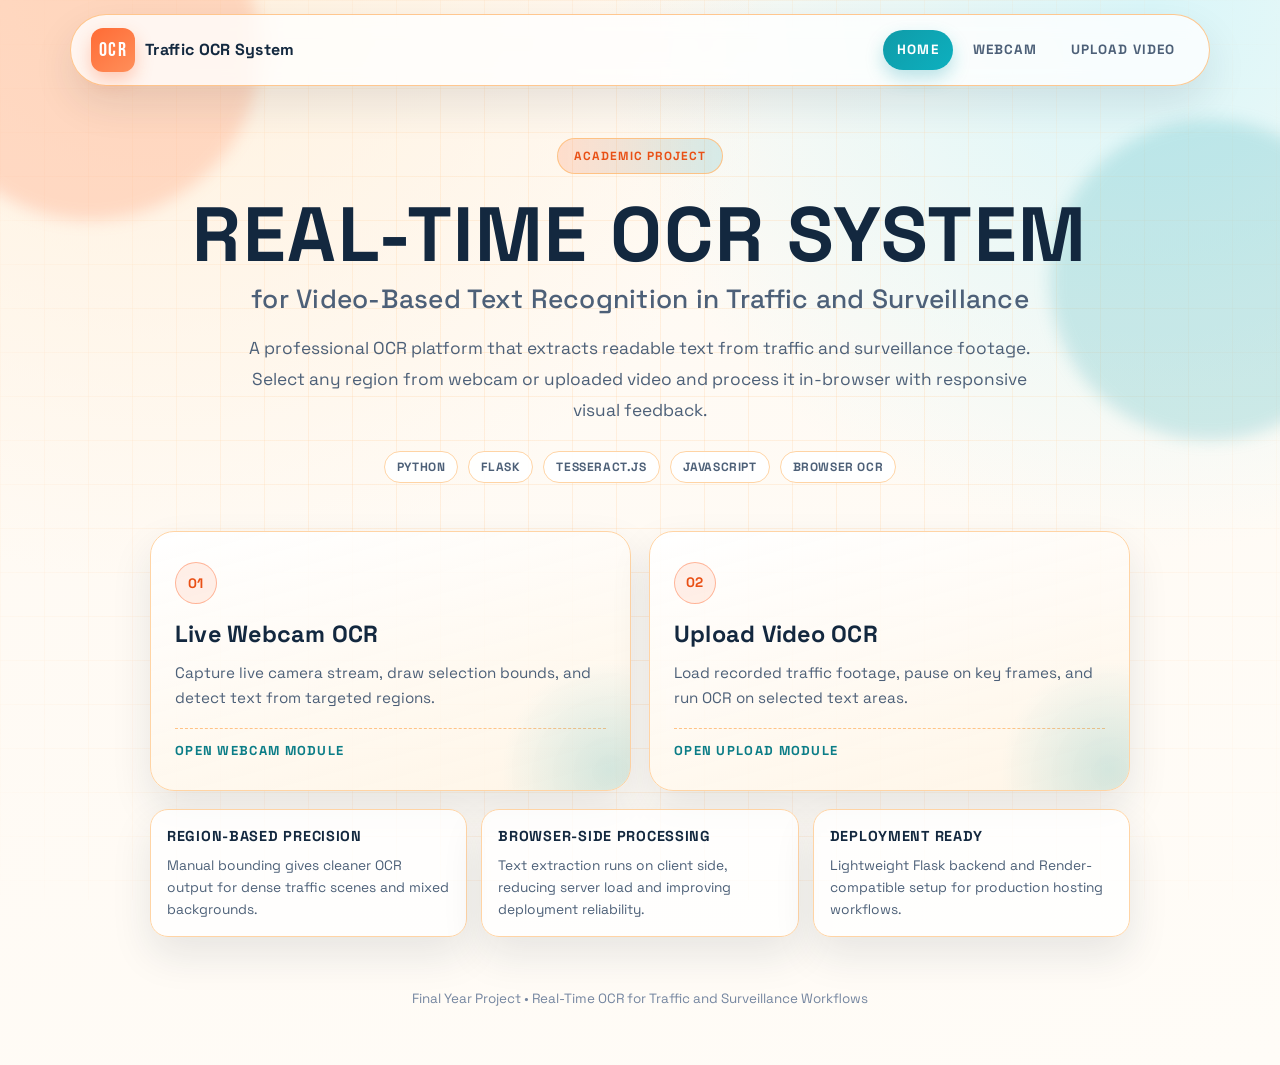
<file: templates/index.html>
<!DOCTYPE html>
<html lang="en">

<head>
    <meta charset="UTF-8">
    <meta name="viewport" content="width=device-width, initial-scale=1.0">
    <title>Real-Time OCR System | Traffic and Surveillance</title>
    <link href="https://fonts.googleapis.com/css2?family=Bebas+Neue&family=Space+Grotesk:wght@400;500;700&display=swap"
        rel="stylesheet">
    <link rel="stylesheet" href="/static/css/style.css">
</head>

<body class="theme-home">
    <div class="bg-grid"></div>
    <div class="bg-glow bg-glow-a"></div>
    <div class="bg-glow bg-glow-b"></div>

    <nav class="navbar">
        <a href="/" class="nav-brand">
            <div class="nav-logo">OCR</div>
            <span class="nav-name">Traffic OCR System</span>
        </a>
        <div class="nav-links">
            <a href="/" class="nav-link active">Home</a>
            <a href="/webcam" class="nav-link">Webcam</a>
            <a href="/upload" class="nav-link">Upload Video</a>
        </div>
    </nav>

    <main class="home-container">
        <section class="home-hero">
            <p class="home-badge">Academic Project</p>

            <h1 class="home-title">
                REAL-TIME OCR SYSTEM
                <span>for Video-Based Text Recognition in Traffic and Surveillance</span>
            </h1>

            <p class="home-desc">
                A professional OCR platform that extracts readable text from traffic and surveillance footage.
                Select any region from webcam or uploaded video and process it in-browser with responsive visual feedback.
            </p>

            <div class="home-tech">
                <span class="tech-pill">Python</span>
                <span class="tech-pill">Flask</span>
                <span class="tech-pill">Tesseract.js</span>
                <span class="tech-pill">JavaScript</span>
                <span class="tech-pill">Browser OCR</span>
            </div>
        </section>

        <section class="home-cards">
            <a href="/webcam" class="home-card">
                <div class="home-card-icon">01</div>
                <h3>Live Webcam OCR</h3>
                <p>Capture live camera stream, draw selection bounds, and detect text from targeted regions.</p>
                <div class="home-card-btn">Open Webcam Module</div>
            </a>

            <a href="/upload" class="home-card">
                <div class="home-card-icon">02</div>
                <h3>Upload Video OCR</h3>
                <p>Load recorded traffic footage, pause on key frames, and run OCR on selected text areas.</p>
                <div class="home-card-btn">Open Upload Module</div>
            </a>
        </section>

        <section class="home-highlights">
            <article class="highlight-item">
                <h4>Region-Based Precision</h4>
                <p>Manual bounding gives cleaner OCR output for dense traffic scenes and mixed backgrounds.</p>
            </article>
            <article class="highlight-item">
                <h4>Browser-Side Processing</h4>
                <p>Text extraction runs on client side, reducing server load and improving deployment reliability.</p>
            </article>
            <article class="highlight-item">
                <h4>Deployment Ready</h4>
                <p>Lightweight Flask backend and Render-compatible setup for production hosting workflows.</p>
            </article>
        </section>

        <p class="home-footer">Final Year Project • Real-Time OCR for Traffic and Surveillance Workflows</p>
    </main>
</body>

</html>
</file>
<file: static/css/style.css>
* {
    margin: 0;
    padding: 0;
    box-sizing: border-box;
}

:root {
    --bg: #fff9f2;
    --bg-soft: #ffe7cb;
    --surface: rgba(255, 255, 255, 0.78);
    --surface-strong: rgba(255, 255, 255, 0.92);

    --ink: #13283f;
    --ink-soft: #4d6078;
    --ink-dim: #7586a0;

    --line: #ffd4a5;
    --line-strong: #ffbe7c;

    --sun: #ff6b35;
    --sun-strong: #e95015;
    --sun-soft: rgba(255, 107, 53, 0.18);

    --teal: #0f9ba8;
    --teal-strong: #0b7d87;
    --teal-soft: rgba(15, 155, 168, 0.15);

    --lime: #59c53e;
    --red: #e34040;

    --nav-h: 72px;
    --radius-xl: 24px;
    --radius-lg: 18px;
    --radius-md: 14px;

    --shadow-soft: 0 18px 40px rgba(19, 40, 63, 0.1);
    --shadow-strong: 0 24px 58px rgba(19, 40, 63, 0.18);
    --ease: cubic-bezier(0.2, 0.8, 0.2, 1);
}

html,
body {
    min-height: 100%;
}

body {
    font-family: "Space Grotesk", "Trebuchet MS", sans-serif;
    color: var(--ink);
    background:
        radial-gradient(circle at 12% -5%, #fff1de 0%, transparent 40%),
        radial-gradient(circle at 90% 0%, #d9f6f9 0%, transparent 35%),
        linear-gradient(160deg, var(--bg) 0%, #fffcf7 100%);
    line-height: 1.5;
    overflow-x: hidden;
}

.bg-grid {
    position: fixed;
    inset: 0;
    background-image:
        linear-gradient(rgba(255, 205, 153, 0.25) 1px, transparent 1px),
        linear-gradient(90deg, rgba(255, 205, 153, 0.25) 1px, transparent 1px);
    background-size: 44px 44px;
    mask-image: radial-gradient(circle at center, black 35%, transparent 100%);
    pointer-events: none;
    z-index: -3;
}

.bg-glow {
    position: fixed;
    border-radius: 50%;
    filter: blur(8px);
    pointer-events: none;
    z-index: -2;
}

.bg-glow-a {
    width: 340px;
    height: 340px;
    top: -120px;
    left: -80px;
    background: rgba(255, 107, 53, 0.2);
}

.bg-glow-b {
    width: 320px;
    height: 320px;
    right: -90px;
    top: 120px;
    background: rgba(15, 155, 168, 0.18);
}

.bg-glow-c {
    width: 260px;
    height: 260px;
    left: 44%;
    bottom: -130px;
    background: rgba(255, 183, 77, 0.2);
}

.navbar {
    position: fixed;
    top: 14px;
    left: 50%;
    transform: translateX(-50%);
    width: min(1140px, calc(100% - 24px));
    height: var(--nav-h);
    padding: 0 20px;
    border-radius: 999px;
    border: 1px solid rgba(255, 190, 124, 0.85);
    background: var(--surface);
    backdrop-filter: blur(10px);
    box-shadow: var(--shadow-soft);
    display: flex;
    align-items: center;
    justify-content: space-between;
    z-index: 60;
}

.nav-brand {
    display: flex;
    align-items: center;
    gap: 10px;
    color: var(--ink);
    text-decoration: none;
}

.nav-logo {
    width: 44px;
    height: 44px;
    border-radius: 12px;
    background: linear-gradient(140deg, var(--sun) 0%, #ff8f5a 100%);
    color: #fff;
    font-family: "Bebas Neue", "Arial Narrow", sans-serif;
    font-size: 1.25rem;
    letter-spacing: 0.08em;
    display: flex;
    align-items: center;
    justify-content: center;
    box-shadow: 0 8px 18px rgba(255, 107, 53, 0.32);
}

.nav-name {
    font-weight: 700;
    letter-spacing: 0.02em;
}

.nav-links {
    display: flex;
    align-items: center;
    gap: 6px;
}

.nav-link {
    text-decoration: none;
    color: var(--ink-soft);
    font-size: 0.84rem;
    font-weight: 700;
    text-transform: uppercase;
    letter-spacing: 0.08em;
    padding: 10px 14px;
    border-radius: 999px;
    transition: all 0.25s var(--ease);
}

.nav-link:hover {
    color: var(--ink);
    background: rgba(255, 255, 255, 0.85);
}

.nav-link.active {
    color: #fff;
    background: linear-gradient(135deg, var(--teal) 0%, #0db0bf 100%);
    box-shadow: 0 8px 18px rgba(15, 155, 168, 0.28);
}

.home-container {
    max-width: 1120px;
    margin: 0 auto;
    min-height: 100vh;
    padding: calc(var(--nav-h) + 66px) 22px 56px;
    text-align: center;
    display: flex;
    flex-direction: column;
    align-items: center;
    gap: 18px;
}

.home-hero {
    max-width: 980px;
}

.home-badge {
    display: inline-flex;
    align-items: center;
    gap: 8px;
    background: linear-gradient(90deg, var(--sun-soft) 0%, var(--teal-soft) 100%);
    border: 1px solid rgba(255, 190, 124, 0.9);
    color: var(--sun-strong);
    border-radius: 999px;
    padding: 8px 16px;
    font-size: 0.74rem;
    letter-spacing: 0.1em;
    text-transform: uppercase;
    font-weight: 700;
    margin-bottom: 20px;
    animation: rise-in 0.8s var(--ease) both;
}

.home-title {
    font-family: "Space Grotesk", "Trebuchet MS", sans-serif;
    text-transform: uppercase;
    font-size: clamp(2.2rem, 6.8vw, 4.8rem);
    line-height: 1.06;
    letter-spacing: 0.02em;
    color: var(--ink);
    max-width: 980px;
    text-wrap: balance;
    animation: rise-in 0.8s var(--ease) 0.08s both;
}

.home-title span {
    display: block;
    margin-top: 10px;
    text-transform: none;
    font-size: clamp(1rem, 2.2vw, 1.65rem);
    font-weight: 500;
    letter-spacing: 0.01em;
    color: var(--ink-soft);
}

.home-desc {
    max-width: 820px;
    margin: 20px auto 26px;
    color: var(--ink-soft);
    font-size: clamp(0.96rem, 2vw, 1.08rem);
    line-height: 1.78;
    animation: rise-in 0.8s var(--ease) 0.16s both;
}

.home-tech {
    display: flex;
    flex-wrap: wrap;
    justify-content: center;
    gap: 10px;
    margin-bottom: 30px;
    animation: rise-in 0.8s var(--ease) 0.24s both;
}

.tech-pill {
    border: 1px solid var(--line);
    background: var(--surface-strong);
    color: var(--ink-soft);
    border-radius: 999px;
    padding: 6px 12px;
    font-size: 0.75rem;
    font-weight: 700;
    letter-spacing: 0.05em;
    text-transform: uppercase;
}

.home-cards {
    width: 100%;
    max-width: 980px;
    display: grid;
    grid-template-columns: repeat(2, minmax(0, 1fr));
    gap: 18px;
}

.home-card {
    position: relative;
    overflow: hidden;
    text-decoration: none;
    color: var(--ink);
    border: 1px solid var(--line);
    background: linear-gradient(165deg, rgba(255, 255, 255, 0.95) 0%, rgba(255, 244, 229, 0.88) 100%);
    border-radius: var(--radius-xl);
    padding: 30px 24px;
    text-align: left;
    box-shadow: var(--shadow-soft);
    transition: transform 0.3s var(--ease), box-shadow 0.3s var(--ease), border-color 0.3s var(--ease);
    animation: rise-in 0.85s var(--ease) both;
}

.home-card:nth-child(1) {
    animation-delay: 0.32s;
}

.home-card:nth-child(2) {
    animation-delay: 0.4s;
}

.home-card::before {
    content: "";
    position: absolute;
    inset: auto -90px -90px auto;
    width: 220px;
    height: 220px;
    background: radial-gradient(circle, rgba(15, 155, 168, 0.18) 0%, transparent 70%);
}

.home-card:hover {
    transform: translateY(-6px);
    border-color: var(--line-strong);
    box-shadow: var(--shadow-strong);
}

.home-card-icon {
    width: 42px;
    height: 42px;
    border-radius: 50%;
    border: 1px solid rgba(255, 107, 53, 0.45);
    background: rgba(255, 107, 53, 0.1);
    color: var(--sun-strong);
    font-size: 0.86rem;
    font-weight: 700;
    letter-spacing: 0.05em;
    display: flex;
    align-items: center;
    justify-content: center;
    margin-bottom: 16px;
}

.home-card h3 {
    font-family: "Space Grotesk", "Trebuchet MS", sans-serif;
    font-size: 1.46rem;
    line-height: 1.25;
    letter-spacing: 0.01em;
    margin-bottom: 10px;
}

.home-card p {
    color: var(--ink-soft);
    font-size: 0.95rem;
    line-height: 1.65;
    margin-bottom: 18px;
}

.home-card-btn {
    border-top: 1px dashed rgba(255, 190, 124, 0.9);
    padding-top: 12px;
    font-size: 0.81rem;
    text-transform: uppercase;
    letter-spacing: 0.1em;
    color: var(--teal-strong);
    font-weight: 700;
}

.home-highlights {
    width: 100%;
    max-width: 980px;
    display: grid;
    grid-template-columns: repeat(3, minmax(0, 1fr));
    gap: 14px;
}

.highlight-item {
    background: var(--surface);
    border: 1px solid var(--line);
    border-radius: var(--radius-lg);
    padding: 16px;
    text-align: left;
    box-shadow: var(--shadow-soft);
    animation: rise-in 0.85s var(--ease) both;
}

.highlight-item:nth-child(1) {
    animation-delay: 0.44s;
}

.highlight-item:nth-child(2) {
    animation-delay: 0.5s;
}

.highlight-item:nth-child(3) {
    animation-delay: 0.56s;
}

.highlight-item h4 {
    font-size: 0.9rem;
    margin-bottom: 6px;
    color: var(--ink);
    text-transform: uppercase;
    letter-spacing: 0.05em;
}

.highlight-item p {
    color: var(--ink-soft);
    font-size: 0.86rem;
    line-height: 1.6;
}

.home-footer {
    margin-top: 34px;
    color: var(--ink-dim);
    font-size: 0.84rem;
    animation: rise-in 0.8s var(--ease) 0.48s both;
}

.app-main {
    max-width: 1180px;
    margin: 0 auto;
    min-height: 100vh;
    padding: calc(var(--nav-h) + 66px) 22px 44px;
}

.page-header {
    border: 1px solid var(--line);
    border-radius: var(--radius-xl);
    background: var(--surface);
    box-shadow: var(--shadow-soft);
    padding: 22px 22px 20px;
    margin-bottom: 14px;
    animation: rise-in 0.8s var(--ease) both;
}

.page-kicker {
    margin-bottom: 10px;
}

.page-title {
    font-family: "Bebas Neue", "Arial Narrow", sans-serif;
    font-size: clamp(2.1rem, 5vw, 3.6rem);
    letter-spacing: 0.06em;
    line-height: 0.95;
    margin-bottom: 6px;
}

.page-desc {
    max-width: 760px;
    color: var(--ink-soft);
    font-size: 0.97rem;
}

.workspace {
    display: grid;
    grid-template-columns: minmax(0, 1fr) 340px;
    gap: 14px;
    align-items: start;
}

.video-panel,
.result-box {
    border-radius: var(--radius-xl);
    border: 1px solid var(--line);
    background: var(--surface);
    box-shadow: var(--shadow-soft);
    overflow: hidden;
}

.video-panel {
    animation: rise-in 0.9s var(--ease) 0.08s both;
}

.results-panel {
    display: flex;
    flex-direction: column;
    gap: 12px;
}

.result-box {
    animation: rise-in 0.9s var(--ease) both;
}

.results-panel .result-box:nth-child(1) {
    animation-delay: 0.14s;
}

.results-panel .result-box:nth-child(2) {
    animation-delay: 0.2s;
}

.results-panel .result-box:nth-child(3) {
    animation-delay: 0.26s;
}

.panel-bar,
.result-title {
    padding: 12px 14px;
    border-bottom: 1px solid var(--line);
    background: rgba(255, 252, 247, 0.8);
}

.panel-bar {
    display: flex;
    align-items: center;
    justify-content: space-between;
    gap: 10px;
}

.panel-status {
    display: inline-flex;
    align-items: center;
    gap: 8px;
    font-size: 0.82rem;
    color: var(--ink-soft);
    font-weight: 700;
}

.status-dot {
    width: 10px;
    height: 10px;
    border-radius: 50%;
    background: #a7b6c8;
    box-shadow: inset 0 0 0 2px rgba(255, 255, 255, 0.72);
}

.status-dot.on {
    background: var(--lime);
    box-shadow: 0 0 12px rgba(89, 197, 62, 0.45);
}

.panel-buttons {
    display: flex;
    align-items: center;
    gap: 8px;
}

.btn {
    border: 0;
    border-radius: 999px;
    padding: 9px 14px;
    font-family: inherit;
    font-size: 0.75rem;
    font-weight: 700;
    text-transform: uppercase;
    letter-spacing: 0.08em;
    cursor: pointer;
    transition: transform 0.24s var(--ease), box-shadow 0.24s var(--ease), background 0.24s var(--ease);
}

.btn:hover {
    transform: translateY(-2px);
}

.btn:disabled {
    cursor: not-allowed;
    opacity: 0.45;
    transform: none;
    box-shadow: none;
}

.btn-start {
    color: #fff;
    background: linear-gradient(135deg, var(--teal) 0%, #0bb2c2 100%);
    box-shadow: 0 8px 18px rgba(15, 155, 168, 0.3);
}

.btn-stop {
    color: #fff;
    background: linear-gradient(135deg, var(--red) 0%, #ff6e6e 100%);
    box-shadow: 0 8px 16px rgba(227, 64, 64, 0.26);
}

.video-area {
    position: relative;
    min-height: 430px;
    background:
        radial-gradient(circle at top, rgba(20, 37, 57, 0.35) 0%, rgba(9, 18, 30, 0.95) 52%),
        #0a1522;
    display: flex;
    align-items: center;
    justify-content: center;
    overflow: hidden;
    user-select: none;
}

.scan-line {
    position: absolute;
    left: 0;
    right: 0;
    height: 2px;
    background: linear-gradient(90deg, transparent 0%, rgba(89, 197, 62, 0.9) 50%, transparent 100%);
    opacity: 0.8;
    z-index: 3;
    pointer-events: none;
    animation: scan-pass 4.5s linear infinite;
}

.placeholder {
    display: flex;
    flex-direction: column;
    align-items: center;
    gap: 8px;
    color: rgba(216, 229, 244, 0.86);
    font-size: 0.92rem;
}

.placeholder-icon {
    border: 1px solid rgba(15, 155, 168, 0.55);
    background: rgba(15, 155, 168, 0.12);
    border-radius: 10px;
    font-size: 0.82rem;
    letter-spacing: 0.1em;
    font-weight: 700;
    padding: 8px 12px;
}

.video-player {
    width: 100%;
    height: auto;
    display: block;
    background: #000;
}

.select-box {
    display: none;
    position: absolute;
    border: 2px dashed #84f7ff;
    background: rgba(132, 247, 255, 0.15);
    box-shadow: 0 0 20px rgba(132, 247, 255, 0.35);
    pointer-events: none;
    z-index: 6;
}

.panel-hint {
    padding: 10px 14px;
    border-top: 1px solid var(--line);
    color: var(--ink-soft);
    text-align: center;
    font-size: 0.79rem;
    background: rgba(255, 252, 247, 0.82);
}

.upload-zone {
    width: 100%;
    min-height: 430px;
    border: 2px dashed rgba(132, 247, 255, 0.46);
    border-radius: 12px;
    display: flex;
    align-items: center;
    justify-content: center;
    padding: 24px;
    cursor: pointer;
    transition: all 0.28s var(--ease);
    background: rgba(15, 155, 168, 0.08);
}

.upload-zone:hover,
.upload-zone.drag-hover {
    border-color: rgba(255, 255, 255, 0.95);
    background: rgba(15, 155, 168, 0.2);
}

.upload-zone-content {
    text-align: center;
    color: #e7f9fc;
    display: flex;
    flex-direction: column;
    gap: 8px;
}

.upload-main-text {
    font-size: 1rem;
    font-weight: 700;
}

.upload-sub-text {
    color: #bee8ef;
    font-size: 0.86rem;
}

.upload-formats {
    margin: 6px auto 0;
    width: fit-content;
    border-radius: 999px;
    border: 1px solid rgba(255, 255, 255, 0.42);
    background: rgba(6, 31, 44, 0.55);
    color: #e4f2ff;
    font-size: 0.72rem;
    padding: 5px 10px;
}

.result-title {
    color: var(--ink-soft);
    font-size: 0.74rem;
    font-weight: 700;
    letter-spacing: 0.1em;
    text-transform: uppercase;
}

.zoom-area {
    min-height: 132px;
    display: flex;
    align-items: center;
    justify-content: center;
    padding: 14px;
    background: rgba(255, 255, 255, 0.68);
}

#zoomCanvas {
    width: 100%;
    border-radius: 10px;
}

.empty-msg {
    color: var(--ink-dim);
    font-size: 0.8rem;
    text-align: center;
}

.text-area {
    min-height: 92px;
}

.ocr-result {
    margin: 0;
    white-space: pre-wrap;
    word-break: break-word;
    min-height: 72px;
    padding: 14px;
    font-family: "Consolas", "Courier New", monospace;
    font-size: 0.9rem;
    line-height: 1.58;
    color: #0f6f53;
    background: rgba(96, 205, 154, 0.18);
    border-left: 4px solid #2eaf7f;
}

@keyframes rise-in {
    from {
        opacity: 0;
        transform: translateY(22px);
    }

    to {
        opacity: 1;
        transform: translateY(0);
    }
}

@keyframes scan-pass {
    0% {
        top: 8%;
        opacity: 0;
    }

    8% {
        opacity: 0.8;
    }

    92% {
        opacity: 0.8;
    }

    100% {
        top: 92%;
        opacity: 0;
    }
}

@media (max-width: 1024px) {
    .workspace {
        grid-template-columns: 1fr;
    }

    .results-panel {
        display: grid;
        grid-template-columns: repeat(3, minmax(0, 1fr));
    }
}

@media (max-width: 780px) {
    .navbar {
        height: auto;
        border-radius: 20px;
        align-items: flex-start;
        flex-direction: column;
        gap: 8px;
        padding: 14px;
    }

    .nav-links {
        width: 100%;
        justify-content: space-between;
    }

    .nav-link {
        flex: 1;
        text-align: center;
        padding: 9px 8px;
        font-size: 0.72rem;
    }

    .home-container,
    .app-main {
        padding-top: 136px;
    }

    .home-cards {
        grid-template-columns: 1fr;
    }

    .home-highlights {
        grid-template-columns: 1fr;
    }

    .results-panel {
        grid-template-columns: 1fr;
    }

    .video-area,
    .upload-zone {
        min-height: 300px;
    }
}

@media (prefers-reduced-motion: reduce) {
    *,
    *::before,
    *::after {
        animation: none !important;
        transition: none !important;
    }
}
</file>
